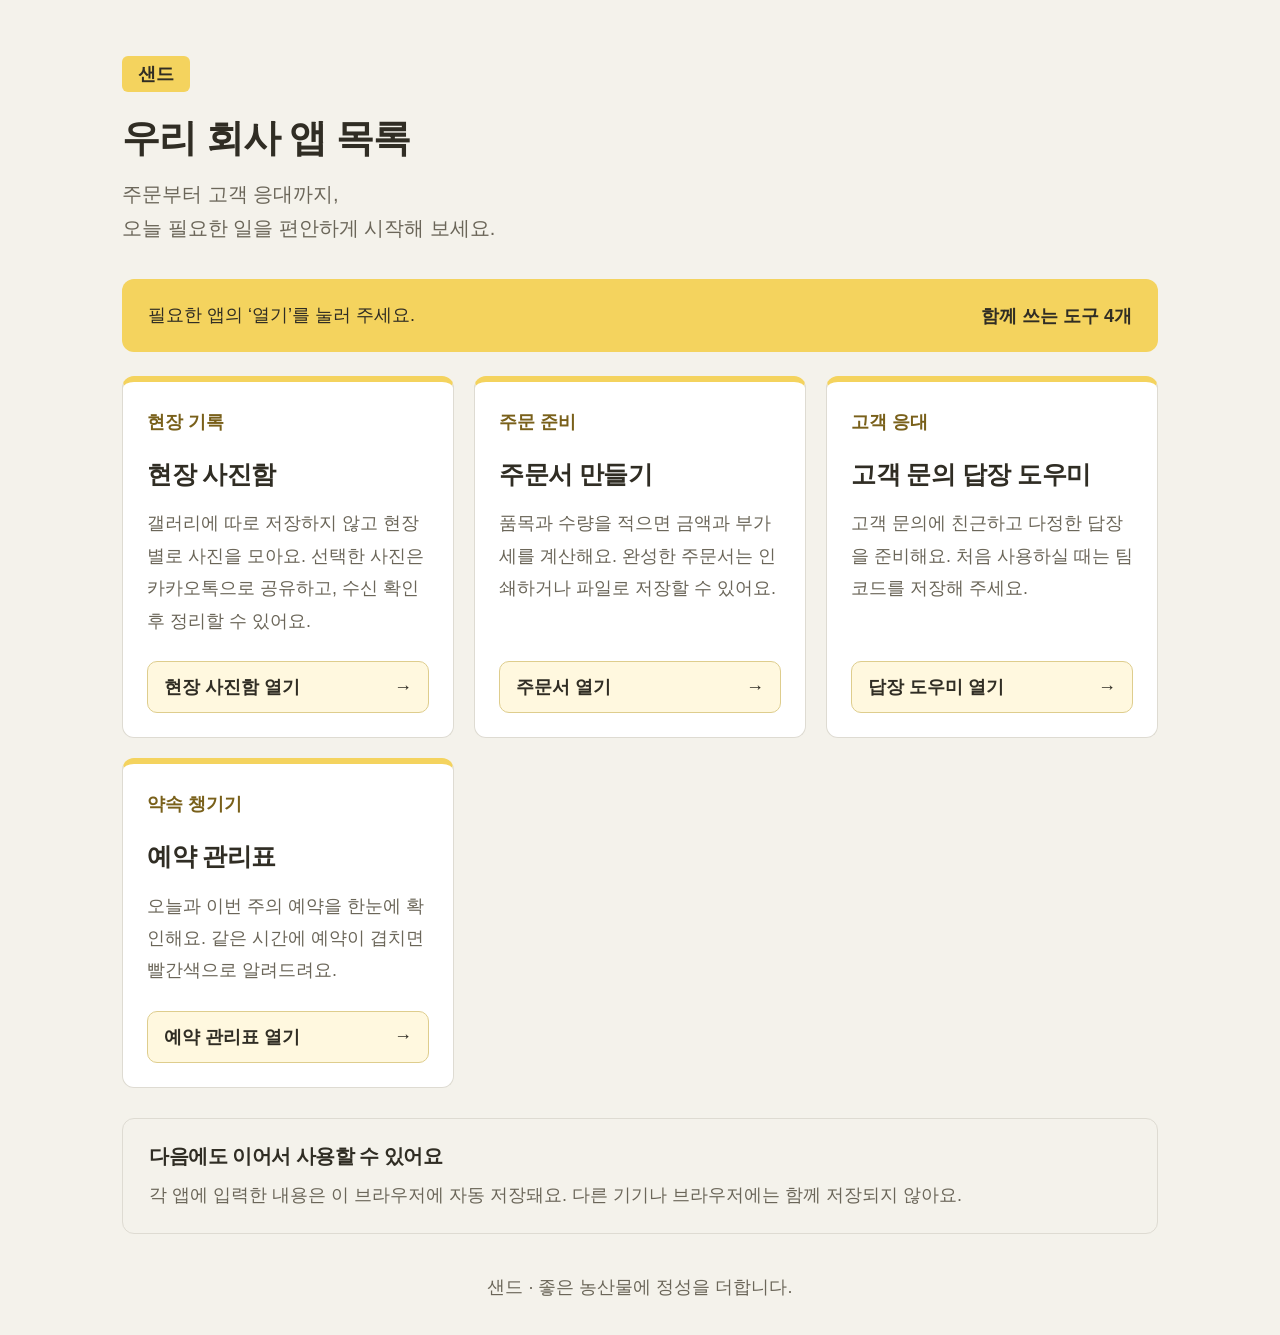
<file: index.html>
<!doctype html>
<html lang="ko">
<head>
  <meta charset="utf-8">
  <meta name="viewport" content="width=device-width, initial-scale=1">
  <meta name="theme-color" content="#f4d35e">
  <title>앱 목록 · 샌드</title>
  <style>
    /* 다른 앱들과 같은 글꼴, 노란색, 둥근 버튼을 사용해요. */
    :root { font-family:"맑은 고딕","Malgun Gothic",sans-serif; font-size:18px; color:#302d24; background:#f4f2eb; }
    * { box-sizing:border-box; }
    body { margin:0; }
    main { max-width:1100px; margin:auto; padding:56px 32px 32px; }
    .brand { display:inline-block; background:#f4d35e; border-radius:6px; padding:6px 16px; font-weight:800; }
    header { margin-bottom:34px; }
    h1 { font-size:38px; letter-spacing:-1px; line-height:1.4; margin:20px 0 12px; }
    header p { font-size:20px; color:#6b6659; line-height:1.7; margin:0; }
    .intro { display:flex; justify-content:space-between; align-items:center; gap:16px; background:#f4d35e; padding:22px 26px; border-radius:12px; margin-bottom:24px; }
    .intro p { margin:0; line-height:1.6; }
    .intro span { white-space:nowrap; font-weight:700; }
    .apps { display:grid; grid-template-columns:repeat(3,minmax(0,1fr)); gap:20px; }
    .app { display:flex; flex-direction:column; padding:28px 24px 24px; border:1px solid #dedbd2; border-top:6px solid #f4d35e; border-radius:12px; background:white; }
    .category { color:#79601a; font-weight:700; margin:0 0 22px; font-size:18px; }
    h2 { font-size:25px; letter-spacing:-.5px; line-height:1.5; margin:0 0 14px; }
    .description { color:#6b6659; font-size:18px; line-height:1.8; margin:0 0 24px; }
    .open { display:flex; align-items:center; justify-content:space-between; gap:12px; width:100%; min-height:52px; padding:12px 16px; margin-top:auto; color:#302d24; background:#fff8df; border:1px solid #decd8d; border-radius:10px; text-decoration:none; font-size:18px; font-weight:700; }
    .open:hover { background:#f4d35e; border-color:#a88827; }
    .open:focus-visible { outline:3px solid #876300; outline-offset:4px; }
    .guide { margin-top:30px; padding:22px 26px; border:1px solid #dedbd2; border-radius:12px; line-height:1.8; }
    .guide h2 { font-size:20px; margin-bottom:8px; }
    .guide p { color:#6b6659; margin:0; font-size:18px; }
    footer { color:#6b6659; text-align:center; font-size:18px; line-height:1.7; margin-top:38px; }
    /* 휴대폰에서는 앱을 한 줄에 하나씩 배치해요. */
    @media(max-width:800px) { .apps { grid-template-columns:1fr; } .app { padding:24px; } .category { margin-bottom:12px; } }
    @media(max-width:480px) { main { padding:28px 16px; } h1 { font-size:30px; } header p { font-size:18px; } .intro { align-items:flex-start; flex-direction:column; padding:20px; } .guide { padding:20px; } }
  </style>
</head>
<body>
  <main>
    <header><span class="brand">샌드</span><h1>우리 회사 앱 목록</h1><p>주문부터 고객 응대까지,<br>오늘 필요한 일을 편안하게 시작해 보세요.</p></header>
    <section class="intro" aria-label="앱 안내"><p>필요한 앱의 ‘열기’를 눌러 주세요.</p><span>함께 쓰는 도구 4개</span></section>
    <nav class="apps" aria-label="업무 앱 목록">
      <article class="app"><p class="category">현장 기록</p><h2>현장 사진함</h2><p class="description">갤러리에 따로 저장하지 않고 현장별로 사진을 모아요. 선택한 사진은 카카오톡으로 공유하고, 수신 확인 후 정리할 수 있어요.</p><a class="open" href="field-photo/" aria-label="현장 사진함 열기">현장 사진함 열기 <span aria-hidden="true">→</span></a></article>
      <article class="app"><p class="category">주문 준비</p><h2>주문서 만들기</h2><p class="description">품목과 수량을 적으면 금액과 부가세를 계산해요. 완성한 주문서는 인쇄하거나 파일로 저장할 수 있어요.</p><a class="open" href="quote/" aria-label="주문서 만들기 열기">주문서 열기 <span aria-hidden="true">→</span></a></article>
      <article class="app"><p class="category">고객 응대</p><h2>고객 문의 답장 도우미</h2><p class="description">고객 문의에 친근하고 다정한 답장을 준비해요. 처음 사용하실 때는 팀 코드를 저장해 주세요.</p><a class="open" href="reply/" aria-label="고객 문의 답장 도우미 열기">답장 도우미 열기 <span aria-hidden="true">→</span></a></article>
      <article class="app"><p class="category">약속 챙기기</p><h2>예약 관리표</h2><p class="description">오늘과 이번 주의 예약을 한눈에 확인해요. 같은 시간에 예약이 겹치면 빨간색으로 알려드려요.</p><a class="open" href="booking/" aria-label="예약 관리표 열기">예약 관리표 열기 <span aria-hidden="true">→</span></a></article>
    </nav>
    <aside class="guide"><h2>다음에도 이어서 사용할 수 있어요</h2><p>각 앱에 입력한 내용은 이 브라우저에 자동 저장돼요. 다른 기기나 브라우저에는 함께 저장되지 않아요.</p></aside>
    <footer>샌드 · 좋은 농산물에 정성을 더합니다.</footer>
  </main>
</body>
</html>
</file>
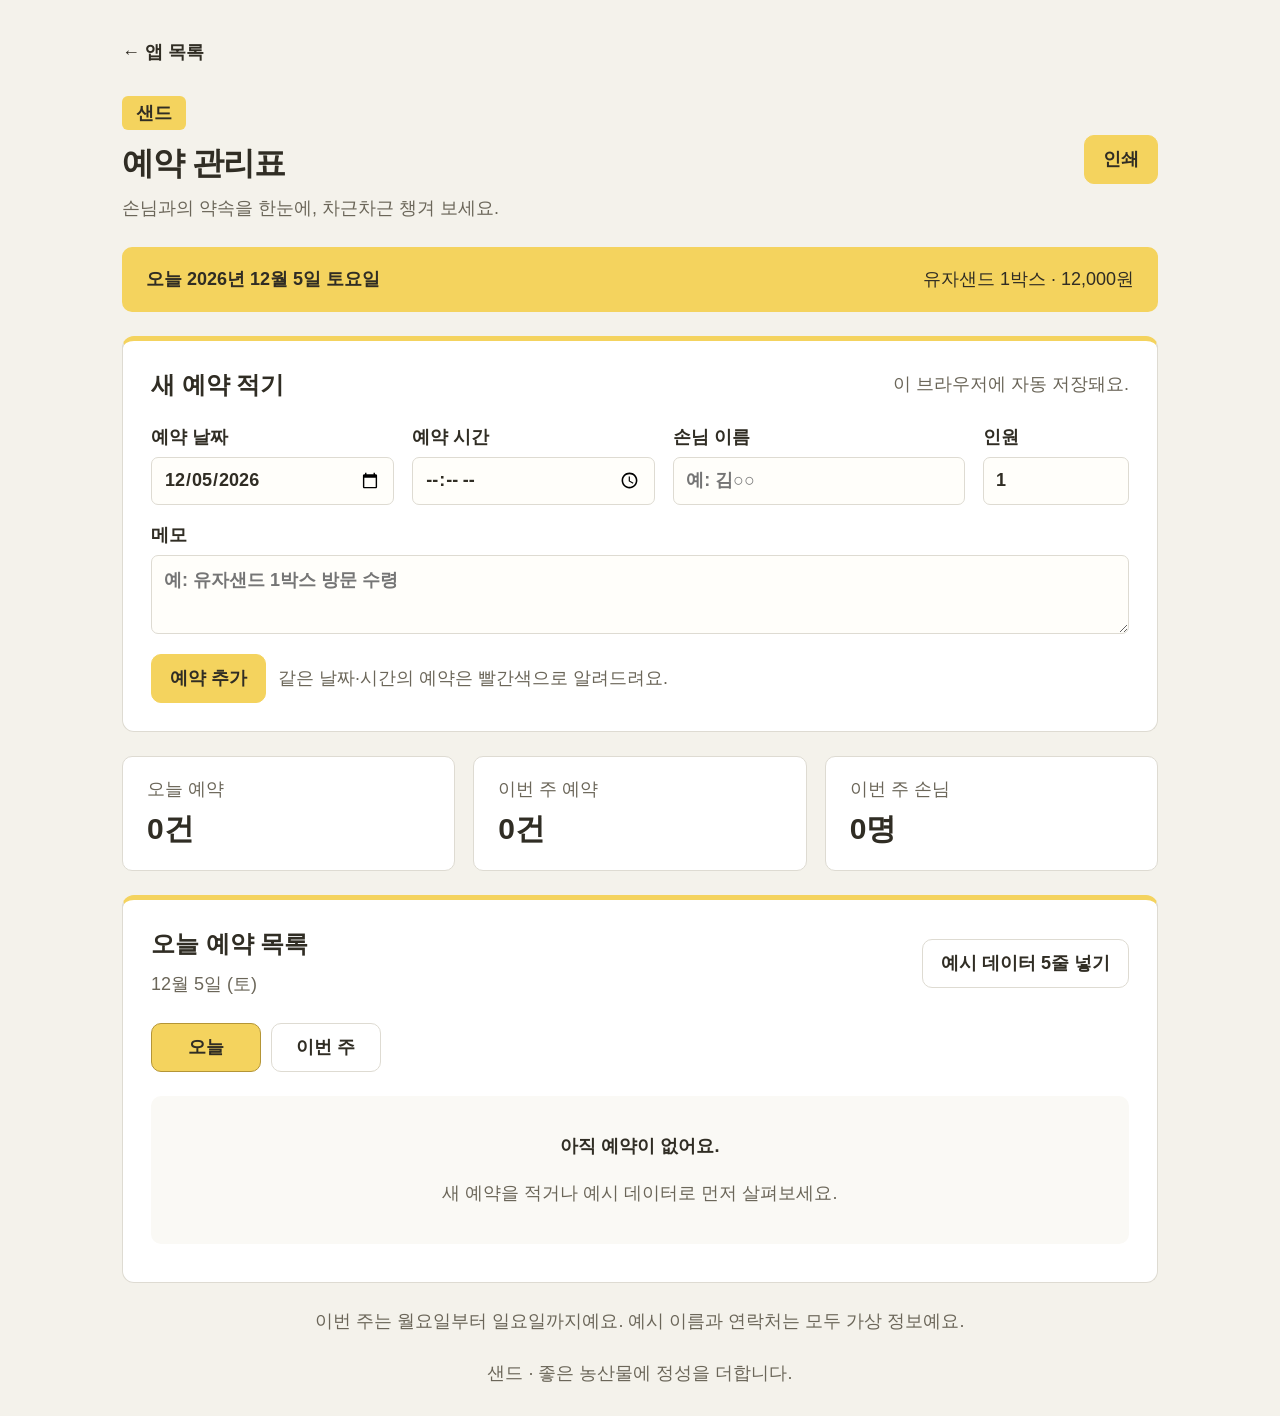
<file: booking/index.html>
<!doctype html>
<html lang="ko">
<head>
  <meta charset="utf-8">
  <meta name="viewport" content="width=device-width, initial-scale=1">
  <meta name="theme-color" content="#f4d35e">
  <title>예약 관리표 · 샌드</title>
  <link rel="stylesheet" href="style.css">
  <script src="app.js" defer></script>
</head>
<body>
  <main class="workspace">
    <a class="back-link screen-only" href="../">← 앱 목록</a>
    <header class="toolbar">
      <div><span class="brand">샌드</span><h1>예약 관리표</h1><p>손님과의 약속을 한눈에, 차근차근 챙겨 보세요.</p></div>
      <button type="button" id="print" class="primary screen-only">인쇄</button>
    </header>
    <div class="today-bar"><strong id="today-label"></strong><span>유자샌드 1박스 · 12,000원</span></div>

    <section class="card entry-card screen-only" aria-labelledby="entry-title">
      <div class="section-heading"><h2 id="entry-title">새 예약 적기</h2><span id="save-status" class="help" role="status">이 브라우저에 자동 저장돼요.</span></div>
      <form id="booking-form">
        <div class="form-grid">
          <label for="date">예약 날짜<input type="date" id="date" required></label>
          <label for="time">예약 시간<input type="time" id="time" required step="60"></label>
          <label for="guest">손님 이름<input type="text" id="guest" required maxlength="24" placeholder="예: 김○○" autocomplete="off"></label>
          <label for="people">인원<input type="number" id="people" required min="1" max="999" step="1" value="1" inputmode="numeric"></label>
          <label for="memo" class="memo-label">메모<textarea id="memo" rows="2" maxlength="200" placeholder="예: 유자샌드 1박스 방문 수령"></textarea></label>
        </div>
        <p id="draft-warning" class="warning" role="alert" hidden></p>
        <div class="form-actions"><button type="submit" id="save-booking" class="primary">예약 추가</button><button type="button" id="cancel-edit" hidden>수정 취소</button><p class="help">같은 날짜·시간의 예약은 빨간색으로 알려드려요.</p></div>
      </form>
    </section>

    <section class="summary" aria-label="예약 요약">
      <div><span>오늘 예약</span><strong id="today-count">0건</strong></div>
      <div><span>이번 주 예약</span><strong id="week-count">0건</strong></div>
      <div><span>이번 주 손님</span><strong id="people-count">0명</strong></div>
    </section>

    <section class="card list-card" aria-labelledby="list-title">
      <div class="section-heading"><div><h2 id="list-title">오늘 예약 목록</h2><p id="date-range" class="help"></p></div><button type="button" id="examples" class="screen-only">예시 데이터 5줄 넣기</button></div>
      <div class="filters screen-only" role="group" aria-label="예약 조회 기간"><button type="button" data-filter="today" aria-pressed="true">오늘</button><button type="button" data-filter="week" aria-pressed="false">이번 주</button></div>
      <p id="conflict-summary" class="warning" role="status" hidden></p>
      <div id="empty" class="empty"><strong>아직 예약이 없어요.</strong><p>새 예약을 적거나 예시 데이터로 먼저 살펴보세요.</p></div>
      <table id="booking-table" hidden>
        <caption class="sr-only">선택한 기간의 예약 목록</caption>
        <thead><tr><th scope="col">날짜 · 시간</th><th scope="col">손님</th><th scope="col">인원</th><th scope="col">메모</th><th scope="col" class="screen-only">관리</th></tr></thead>
        <tbody id="booking-list"></tbody>
      </table>
      <p id="feedback" class="help screen-only" role="status"></p>
      <button type="button" id="undo-delete" class="screen-only" hidden>방금 삭제한 예약 되돌리기</button>
    </section>
    <p class="bottom-help screen-only">이번 주는 월요일부터 일요일까지예요. 예시 이름과 연락처는 모두 가상 정보예요.</p>
    <footer>샌드 · 좋은 농산물에 정성을 더합니다.</footer>
  </main>
</body>
</html>
</file>
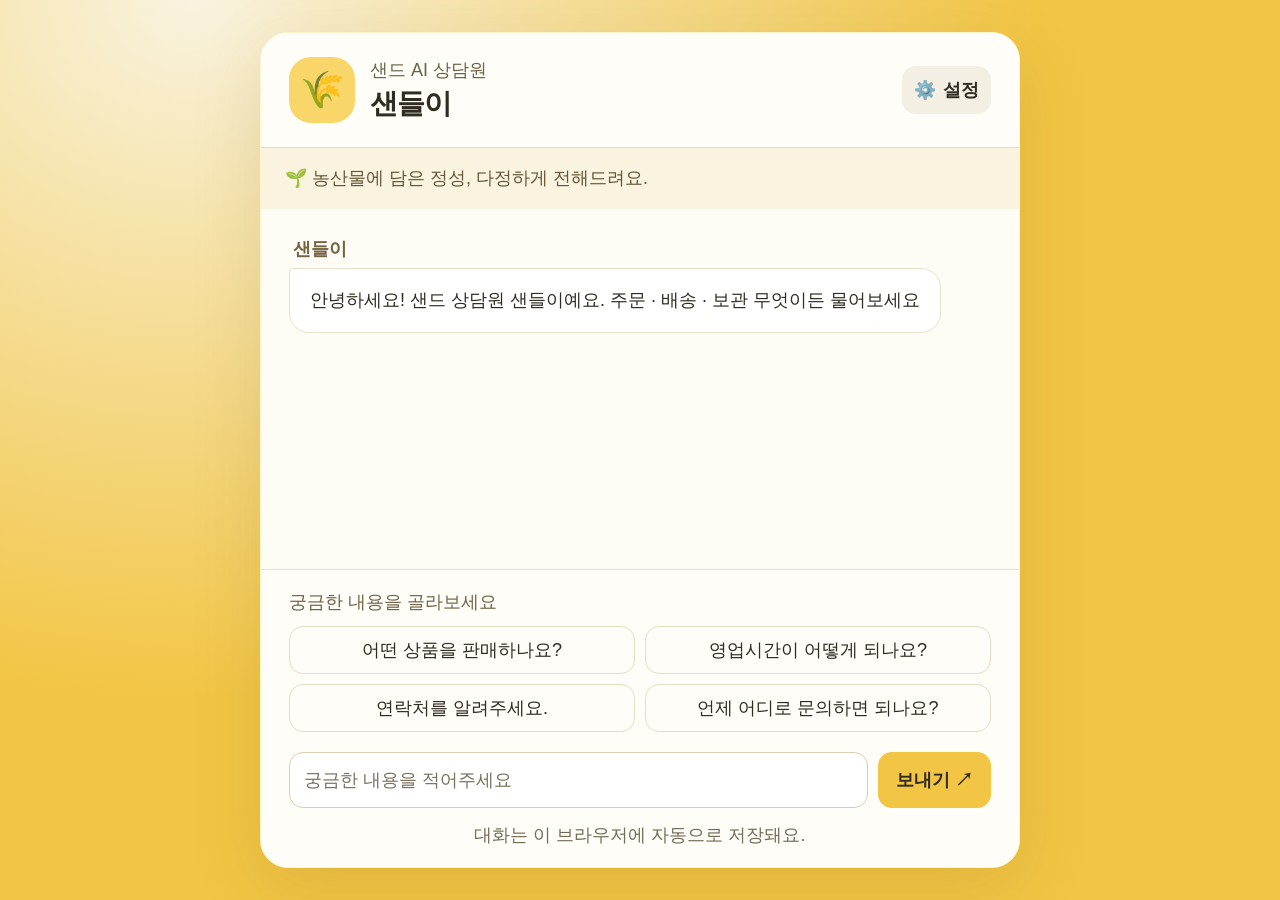
<file: bot/index.html>
<!doctype html>
<html lang="ko">
<head>
  <meta charset="utf-8">
  <meta name="viewport" content="width=device-width, initial-scale=1">
  <meta name="theme-color" content="#f2c544">
  <title>샌드 AI 상담원 샌들이</title>
  <link rel="stylesheet" href="style.css">
  <script src="app.js" defer></script>
</head>
<body>
  <main class="chat-app" aria-label="샌드 고객 상담">
    <header class="header">
      <span id="profile-avatar" class="avatar" aria-hidden="true">🌾</span>
      <div class="identity"><p class="eyebrow">샌드 AI 상담원</p><h1>샌들이</h1></div>
      <button id="settings-open" class="icon-button" type="button" aria-label="설정 열기">⚙️<span>설정</span></button>
    </header>
    <div class="intro"><span aria-hidden="true">🌱</span> 농산물에 담은 정성, 다정하게 전해드려요.</div>
    <section id="messages" class="messages" role="log" aria-label="대화 내용" aria-live="polite" aria-relevant="additions"></section>
    <div id="typing" class="typing" role="status" aria-label="입력 중…" hidden><span aria-hidden="true">입력 중<span class="typing-dots"><span class="typing-dot">.</span><span class="typing-dot">.</span><span class="typing-dot">.</span></span></span></div>
    <div class="bottom">
      <p class="quick-label">궁금한 내용을 골라보세요</p>
      <div class="quick-questions" aria-label="빠른 질문">
        <button type="button" data-question="어떤 상품을 판매하나요?">어떤 상품을 판매하나요?</button>
        <button type="button" data-question="영업시간이 어떻게 되나요?">영업시간이 어떻게 되나요?</button>
        <button type="button" data-question="연락처를 알려주세요.">연락처를 알려주세요.</button>
        <button type="button" data-question="언제 어디로 문의하면 되나요?">언제 어디로 문의하면 되나요?</button>
      </div>
      <form id="chat-form" class="composer">
        <label class="visually-hidden" for="message-input">상담 메시지</label>
        <input id="message-input" type="text" placeholder="궁금한 내용을 적어주세요" autocomplete="off" maxlength="4000" enterkeyhint="send">
        <button id="send-button" class="primary" type="submit">보내기 <span aria-hidden="true">↗</span></button>
      </form>
      <p id="storage-notice" class="footnote">대화는 이 브라우저에 자동으로 저장돼요.</p>
    </div>
  </main>
  <dialog id="settings-dialog" aria-labelledby="settings-title">
    <form id="settings-form">
      <div class="dialog-heading"><h2 id="settings-title">상담 연결 설정</h2><button id="settings-close" type="button" class="icon-button" aria-label="설정 닫기">✕</button></div>
      <p>팀 코드를 입력하면 샌들이와 대화할 수 있어요.</p>
      <label for="team-input">팀 코드</label>
      <input id="team-input" type="password" placeholder="팀 코드를 입력해주세요" autocomplete="off" spellcheck="false" required>
      <p class="help">팀 코드는 이 브라우저에만 저장돼요. 공용 컴퓨터에서는 사용 후 지워주세요.</p>
      <p id="connection-status" role="status" aria-live="polite">팀 코드를 연결해주세요.</p>
      <button id="team-save" type="submit" class="primary full">확인하고 저장</button>
      <button id="team-remove" type="button" class="secondary full">저장한 팀 코드 지우기</button>
    </form>
    <section class="review-settings" aria-labelledby="review-title">
      <h2 id="review-title">답변 검토</h2>
      <button id="review-toggle" class="review-toggle" type="button" role="switch" aria-checked="true" aria-label="검토 AI 켜기" aria-describedby="review-status">
        <span>검토 AI 켜기</span><span class="switch-track" aria-hidden="true"><span class="switch-thumb"></span></span><span id="review-state" aria-hidden="true">켬</span>
      </button>
      <p id="review-status" class="help">답변을 보여주기 전에 한 번 더 확인해요.</p>
    </section>
    <section class="face-settings" aria-labelledby="face-title">
      <h2 id="face-title">샌들이 얼굴 만들기</h2>
      <label for="character-prompt">캐릭터 설명</label>
      <textarea id="character-prompt" rows="4" maxlength="2000">현미누룽지 사이에 부드러운 노란 유자크림이 들어가 있음, 깔끔한 아이콘, 흰 배경, 글자 없음</textarea>
      <p class="help">오리지널 캐릭터로 만들어요. 실제 인물·유명 캐릭터·다른 회사 로고는 그리지 않아요.</p>
      <button id="face-create" type="button" class="primary full">얼굴 만들기</button>
      <p id="face-status" role="status" aria-live="polite"></p>
    </section>
  </dialog>
</body>
</html>
</file>
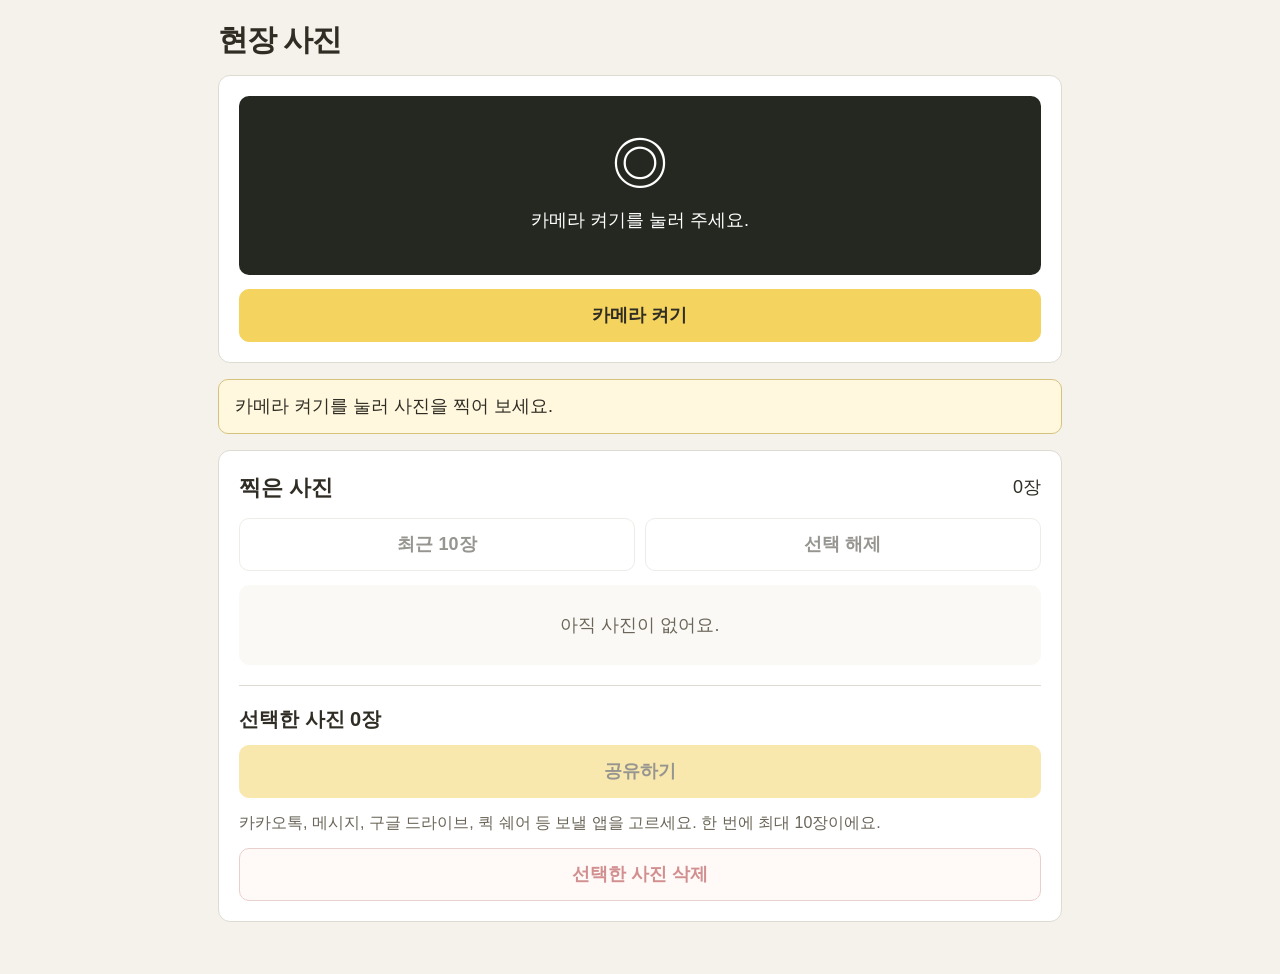
<file: field-photo/index.html>
<!doctype html>
<html lang="ko">
<head>
  <meta charset="utf-8">
  <meta name="viewport" content="width=device-width, initial-scale=1">
  <meta name="theme-color" content="#f4d35e">
  <title>현장 사진</title>
  <link rel="manifest" href="manifest.webmanifest">
  <link rel="icon" href="icons/icon-192.png">
  <link rel="apple-touch-icon" href="icons/icon-192.png">
  <meta name="mobile-web-app-capable" content="yes">
  <meta name="apple-mobile-web-app-title" content="현장 사진">
  <link rel="stylesheet" href="style.css">
  <script src="app.js" defer></script>
</head>
<body>
  <main>
    <header><h1>현장 사진</h1><button type="button" id="install-app" class="primary small" hidden>앱 설치</button></header>

    <section class="card" aria-label="사진 찍기">
      <div class="viewfinder"><video id="camera" autoplay playsinline muted hidden></video><div id="camera-placeholder"><span class="camera-symbol" aria-hidden="true">◎</span><p>카메라 켜기를 눌러 주세요.</p></div></div>
      <div class="camera-actions"><button type="button" id="start-camera" class="primary" disabled>카메라 켜기</button><button type="button" id="capture" class="primary big" hidden disabled>사진 찍기</button><button type="button" id="stop-camera" hidden>카메라 끄기</button></div>
    </section>

    <p id="notice" class="notice" role="status">사진을 불러오고 있어요…</p>

    <section class="card" aria-labelledby="album-title">
      <div class="heading"><h2 id="album-title">찍은 사진</h2><span id="album-count">0장</span></div>
      <div class="album-tools"><button type="button" id="select-batch" disabled>최근 10장</button><button type="button" id="clear-selection" disabled>선택 해제</button></div>
      <p id="empty" class="empty">아직 사진이 없어요.</p>
      <div id="photos" class="photos"></div>
      <div class="share-panel">
        <strong id="selection-count">선택한 사진 0장</strong>
        <button type="button" id="share" class="primary" disabled>공유하기</button>
        <p class="help">카카오톡, 메시지, 구글 드라이브, 퀵 쉐어 등 보낼 앱을 고르세요. 한 번에 최대 10장이에요.</p>
        <button type="button" id="delete-selected" class="danger" disabled>선택한 사진 삭제</button>
      </div>
    </section>
    <p id="storage-info" class="foot"></p>
  </main>
  <dialog id="photo-dialog"><div class="dialog-top"><p id="large-caption"></p><button type="button" id="close-photo">닫기</button></div><img id="large-photo" alt="크게 본 사진"></dialog>
  <dialog id="delete-dialog"><h2>사진을 지울까요?</h2><p id="delete-description"></p><p>지운 사진은 되돌릴 수 없어요. 이미 보낸 사진에는 영향이 없어요.</p><div class="dialog-actions"><button type="button" id="cancel-delete">취소</button><button type="button" id="confirm-delete" class="danger">삭제</button></div></dialog>
</body>
</html>
</file>
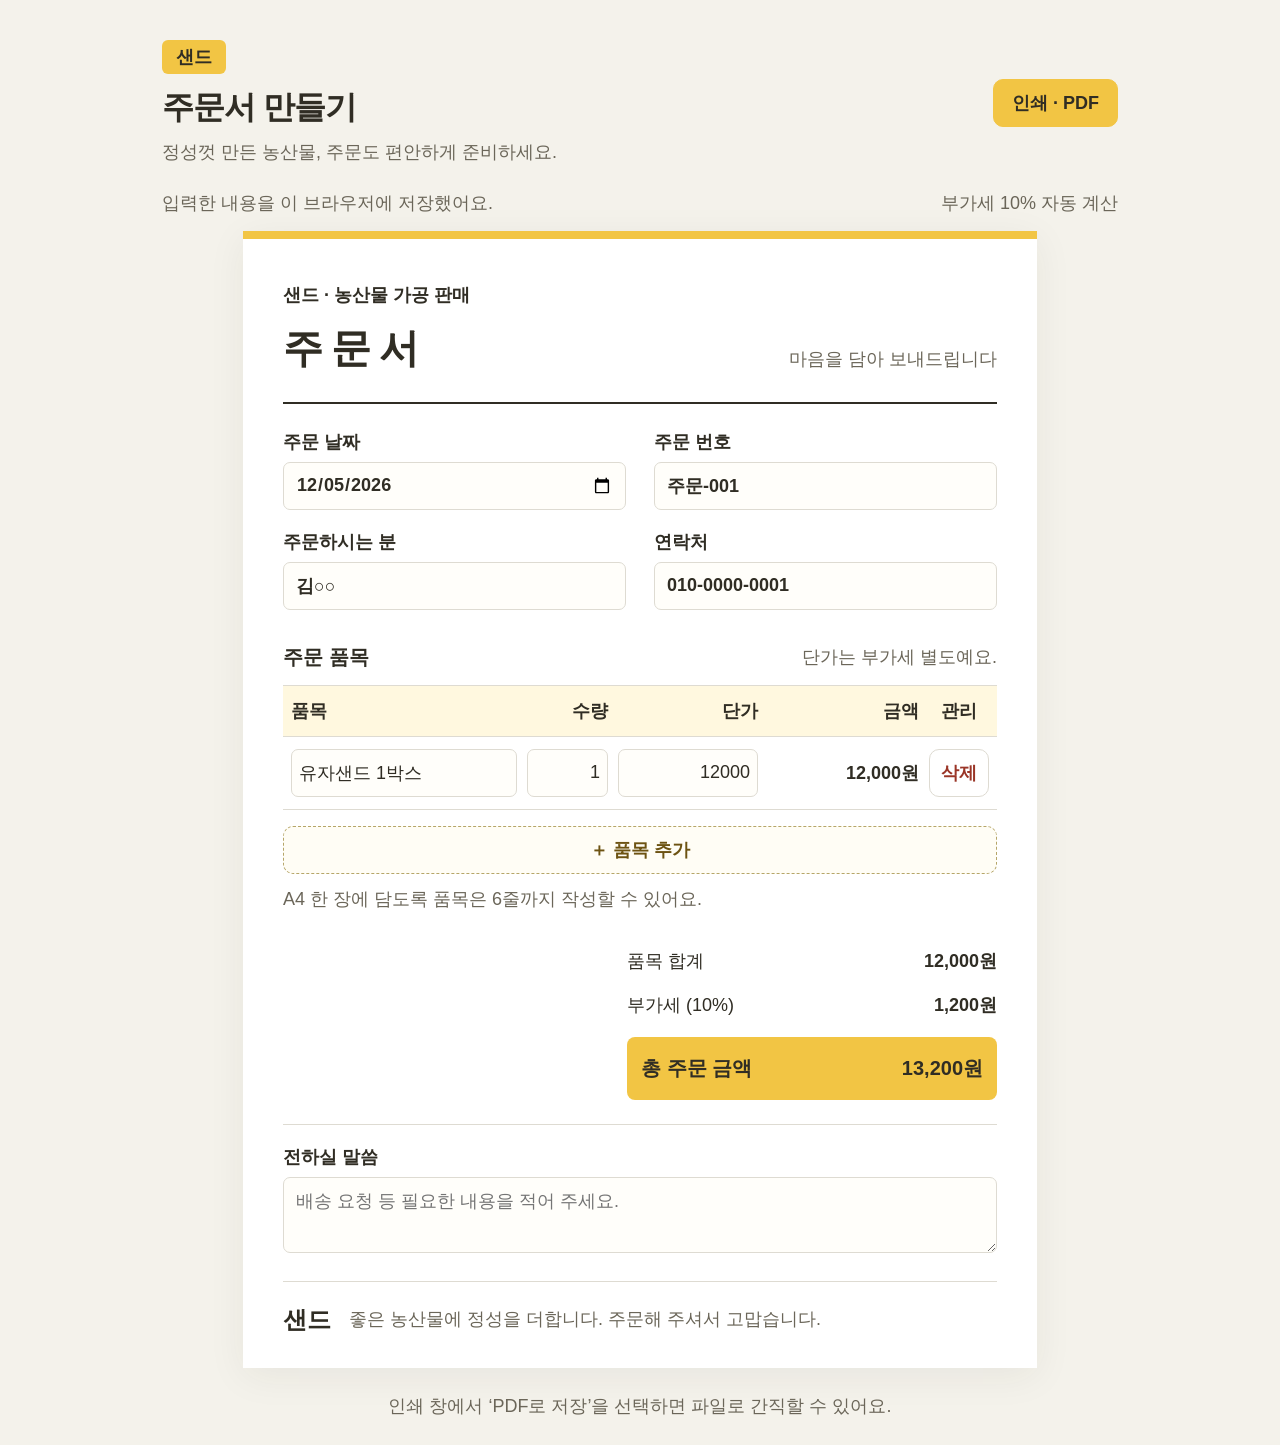
<file: quote/index.html>
<!doctype html>
<html lang="ko">
<head>
  <meta charset="utf-8">
  <meta name="viewport" content="width=device-width, initial-scale=1">
  <meta name="theme-color" content="#f2c544">
  <title>주문서 만들기 · 샌드</title>
  <link rel="stylesheet" href="style.css">
  <script src="app.js" defer></script>
</head>
<body>
  <main class="workspace">
    <header class="toolbar screen-only">
      <div><span class="brand">샌드</span><h1>주문서 만들기</h1><p>정성껏 만든 농산물, 주문도 편안하게 준비하세요.</p></div>
      <button type="button" id="print" class="primary">인쇄 · PDF</button>
    </header>
    <div class="status-bar screen-only"><span id="save-status" role="status">입력한 내용은 이 브라우저에 자동 저장돼요.</span><span>부가세 10% 자동 계산</span></div>
    <article class="paper" aria-label="주문서">
      <header class="document-header"><div><p class="eyebrow">샌드 · 농산물 가공 판매</p><h2>주문서</h2></div><p class="document-tag">마음을 담아 보내드립니다</p></header>
      <section class="details" aria-label="주문 기본 정보">
        <label>주문 날짜<input id="order-date" type="date"><span class="print-value" data-for="order-date"></span></label>
        <label>주문 번호<input id="order-number" maxlength="28" placeholder="예: 주문-001"><span class="print-value" data-for="order-number"></span></label>
        <label>주문하시는 분<input id="customer" maxlength="24" autocomplete="off"><span class="print-value" data-for="customer"></span></label>
        <label>연락처<input id="phone" type="tel" maxlength="24" autocomplete="off"><span class="print-value" data-for="phone"></span></label>
      </section>
      <section class="items-section" aria-labelledby="items-title">
        <div class="section-title"><h3 id="items-title">주문 품목</h3><span class="screen-only">단가는 부가세 별도예요.</span></div>
        <div class="table-head" aria-hidden="true"><span>품목</span><span>수량</span><span>단가</span><span>금액</span><span class="screen-only">관리</span></div>
        <div id="items"></div>
        <button type="button" id="add-item" class="add-button screen-only">＋ 품목 추가</button>
        <p id="item-help" class="screen-only">A4 한 장에 담도록 품목은 6줄까지 작성할 수 있어요.</p>
        <p id="notice" class="screen-only" role="status"></p>
      </section>
      <section class="totals" aria-label="주문 금액 합계">
        <div><span>품목 합계</span><strong id="subtotal">0원</strong></div>
        <div><span>부가세 (10%)</span><strong id="tax">0원</strong></div>
        <div class="grand-total"><span>총 주문 금액</span><strong id="total">0원</strong></div>
      </section>
      <section class="memo-section"><label for="memo">전하실 말씀</label><textarea id="memo" rows="2" maxlength="100" placeholder="배송 요청 등 필요한 내용을 적어 주세요."></textarea><p class="print-value" data-for="memo"></p></section>
      <footer class="document-footer"><strong>샌드</strong><span>좋은 농산물에 정성을 더합니다. 주문해 주셔서 고맙습니다.</span></footer>
    </article>
    <p class="bottom-help screen-only">인쇄 창에서 ‘PDF로 저장’을 선택하면 파일로 간직할 수 있어요.</p>
  </main>
</body>
</html>
</file>
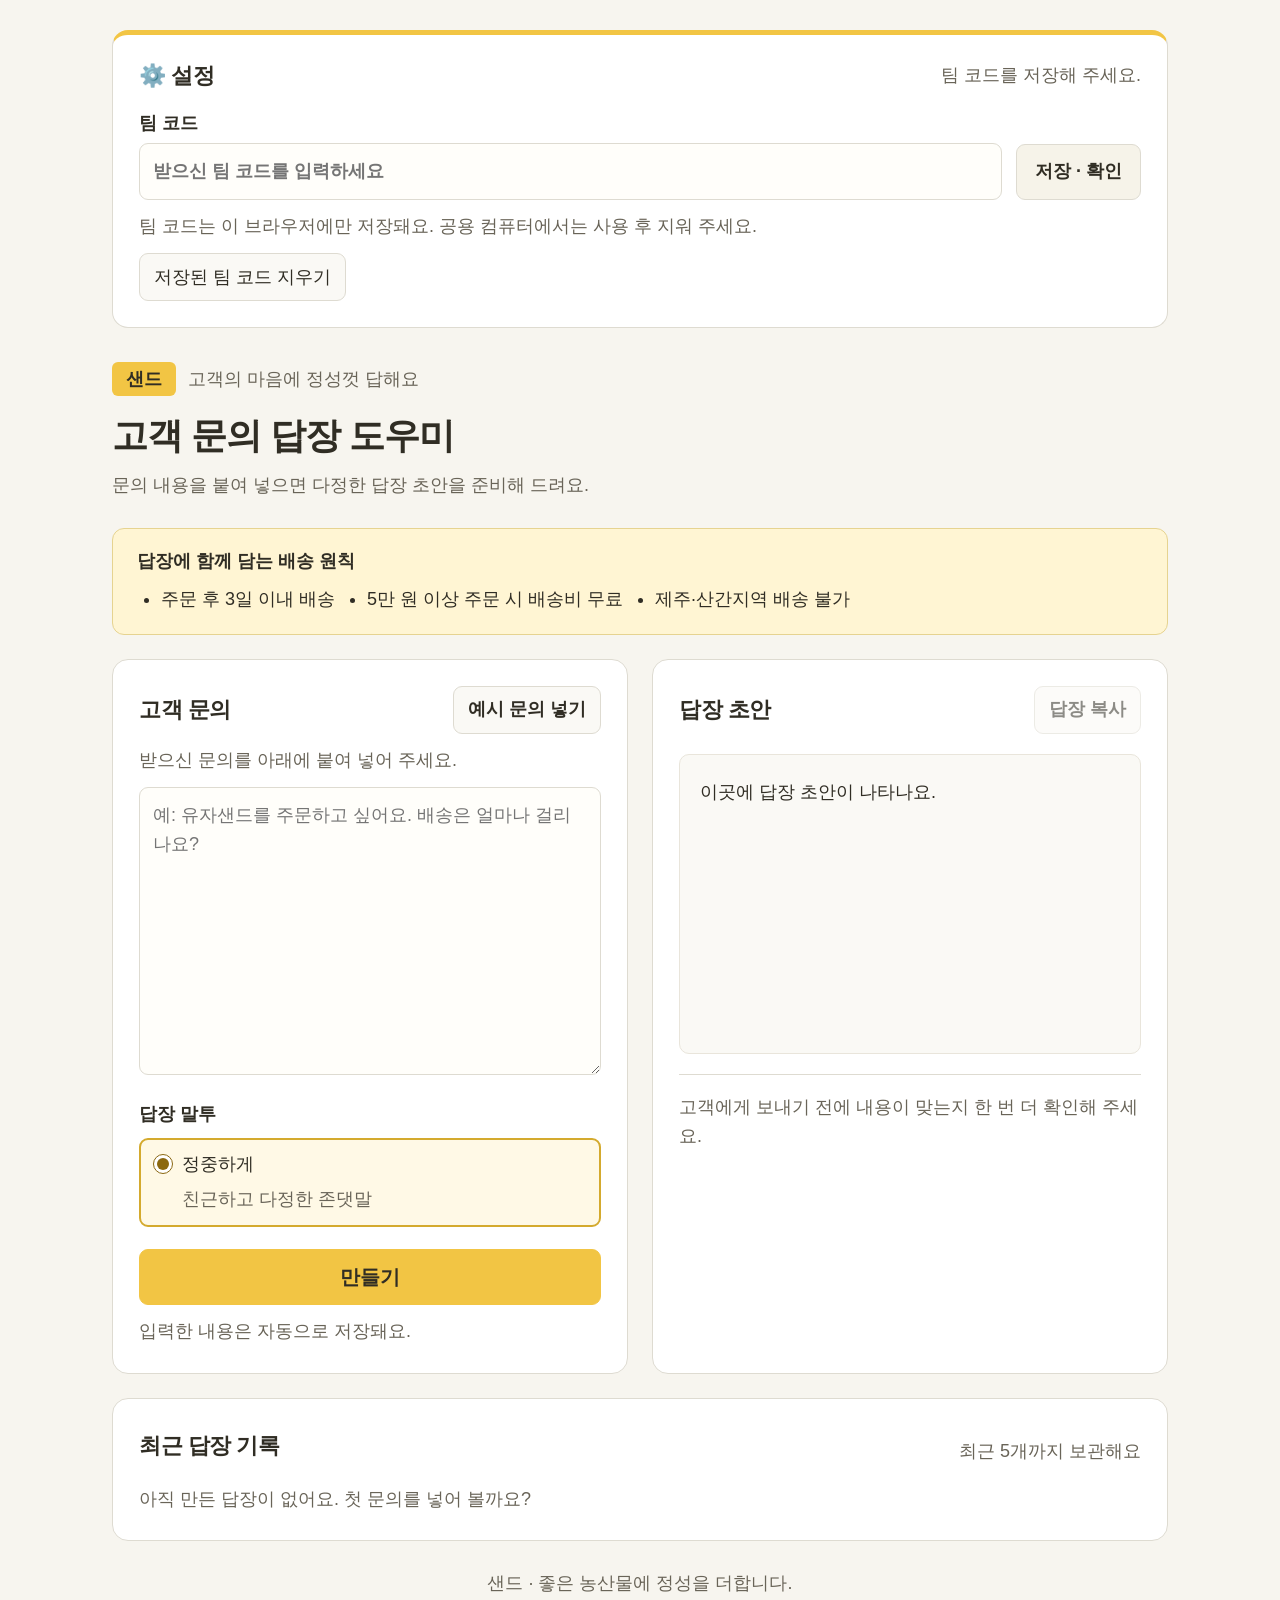
<file: reply/index.html>
<!doctype html>
<html lang="ko">
<head>
  <meta charset="utf-8">
  <meta name="viewport" content="width=device-width, initial-scale=1">
  <meta name="theme-color" content="#f2c544">
  <title>고객 문의 답장 도우미 · 샌드</title>
  <link rel="stylesheet" href="style.css">
  <script src="app.js" defer></script>
</head>
<body>
  <main class="workspace">
    <section class="settings card" aria-labelledby="settings-title">
      <div class="section-heading"><h2 id="settings-title">⚙️ 설정</h2><span id="connection" role="status">팀 코드를 저장해 주세요.</span></div>
      <form id="settings-form" class="settings-form">
        <label for="team-code">팀 코드<input id="team-code" type="password" autocomplete="off" spellcheck="false" placeholder="받으신 팀 코드를 입력하세요" maxlength="200"></label>
        <button type="submit" id="save-team">저장 · 확인</button>
      </form>
      <p class="help">팀 코드는 이 브라우저에만 저장돼요. 공용 컴퓨터에서는 사용 후 지워 주세요.</p>
      <button type="button" id="forget-team" class="quiet">저장된 팀 코드 지우기</button>
    </section>

    <header class="page-heading"><span class="brand">샌드</span><p class="eyebrow">고객의 마음에 정성껏 답해요</p><h1>고객 문의<br class="mobile-break"> 답장 도우미</h1><p>문의 내용을 붙여 넣으면 다정한 답장 초안을 준비해 드려요.</p></header>

    <section class="principles" aria-label="샌드의 배송 원칙"><strong>답장에 함께 담는 배송 원칙</strong><ul><li>주문 후 3일 이내 배송</li><li>5만 원 이상 주문 시 배송비 무료</li><li>제주·산간지역 배송 불가</li></ul></section>

    <div class="writing-grid">
      <section class="card composer" aria-labelledby="inquiry-title">
        <div class="section-heading"><h2 id="inquiry-title">고객 문의</h2><button type="button" id="example" class="quiet">예시 문의 넣기</button></div>
        <label class="help" for="inquiry">받으신 문의를 아래에 붙여 넣어 주세요.</label>
        <textarea id="inquiry" rows="9" maxlength="12000" placeholder="예: 유자샌드를 주문하고 싶어요. 배송은 얼마나 걸리나요?"></textarea>
        <fieldset><legend>답장 말투</legend><label class="tone"><input type="radio" name="tone" value="정중하게" checked>정중하게 <span>친근하고 다정한 존댓말</span></label></fieldset>
        <button type="button" id="generate" class="primary">만들기</button>
        <p id="progress" class="help" role="status">입력한 내용은 자동으로 저장돼요.</p>
      </section>

      <section class="card result-card" aria-labelledby="result-title" aria-busy="false">
        <div class="section-heading"><h2 id="result-title">답장 초안</h2><button type="button" id="copy" class="quiet" disabled>답장 복사</button></div>
        <p id="request-error" class="error" role="alert" hidden></p>
        <div id="result" class="reply-text" tabindex="0">이곳에 답장 초안이 나타나요.</div>
        <p id="result-meta" class="help"></p>
        <p class="review-note">고객에게 보내기 전에 내용이 맞는지 한 번 더 확인해 주세요.</p>
      </section>
    </div>

    <section class="card history-section" aria-labelledby="history-title"><div class="section-heading"><h2 id="history-title">최근 답장 기록</h2><span class="help">최근 5개까지 보관해요</span></div><div id="history"></div></section>
    <footer>샌드 · 좋은 농산물에 정성을 더합니다.</footer>
  </main>
</body>
</html>
</file>
<file: booking/style.css>
/* 견적서와 같은 글꼴과 버튼 모양에 샌드의 노란색을 더했어요. */
:root { --yellow:#f4d35e; --ink:#302d24; --muted:#6b6659; --line:#dedbd2; --soft:#fff8df; font-family:"맑은 고딕","Malgun Gothic",sans-serif; font-size:18px; color:var(--ink); background:#f4f2eb; }
* { box-sizing:border-box; }
body { margin:0; }
button,input,textarea { font:inherit; color:inherit; }
button,.back-link { min-height:48px; border-radius:10px; padding:10px 18px; font-weight:700; line-height:1.5; }
button { cursor:pointer; border:1px solid var(--line); background:white; }
button:hover { background:var(--soft); border-color:#ad8a23; }
button:focus-visible,a:focus-visible,input:focus-visible,textarea:focus-visible { outline:3px solid #876300; outline-offset:3px; }
[hidden] { display:none !important; }
.workspace { max-width:1100px; padding:28px 32px; margin:auto; }
.back-link { display:inline-flex; align-items:center; color:var(--ink); text-decoration:none; padding-left:0; margin-bottom:20px; }
.toolbar { display:flex; justify-content:space-between; align-items:center; gap:24px; margin-bottom:24px; }
.brand { background:var(--yellow); padding:5px 14px; border-radius:6px; font-weight:800; display:inline-block; }
h1 { font-size:32px; margin:12px 0 8px; letter-spacing:-1px; }
.toolbar p { margin:0; color:var(--muted); line-height:1.6; }
.primary { background:var(--yellow); border-color:var(--yellow); }
.today-bar { display:flex; flex-wrap:wrap; justify-content:space-between; gap:12px; background:var(--yellow); padding:18px 24px; border-radius:10px; margin-bottom:24px; line-height:1.6; }
.card { background:white; padding:28px; border:1px solid var(--line); border-top:5px solid var(--yellow); border-radius:12px; }
.section-heading { display:flex; flex-wrap:wrap; justify-content:space-between; align-items:center; gap:12px; }
h2 { font-size:24px; margin:0; }
.help { color:var(--muted); font-size:18px; line-height:1.6; margin:10px 0 0; }
.section-heading>span.help { margin:0; }
.form-grid { display:grid; grid-template-columns:1fr 1fr 1.2fr .6fr; gap:18px; margin-top:24px; }
label { font-size:18px; font-weight:700; min-width:0; display:block; }
input,textarea { display:block; width:100%; min-width:0; min-height:48px; padding:10px 12px; margin-top:8px; border:1px solid var(--line); border-radius:7px; background:#fffefa; font-size:18px; }
input[type="date"],input[type="time"] { appearance:none; }
textarea { resize:vertical; line-height:1.6; }
.memo-label { grid-column:1/-1; }
.form-actions { display:flex; flex-wrap:wrap; gap:12px; align-items:center; margin-top:20px; }
.form-actions .help { flex:1; min-width:200px; margin:0; }
.summary { display:grid; grid-template-columns:repeat(3,1fr); gap:18px; margin:24px 0; }
.summary>div { background:white; border:1px solid var(--line); border-radius:10px; padding:20px 24px; }
.summary span { display:block; font-size:18px; color:var(--muted); }
.summary strong { display:block; font-size:30px; margin-top:8px; }
.filters { display:flex; gap:10px; margin:24px 0; }
.filters button { min-width:110px; }
.filters [aria-pressed="true"] { background:var(--yellow); border-color:#b49536; }
.warning { color:#a52222; background:#fff1ee; border:1px solid #dfaaa2; border-radius:8px; padding:14px; line-height:1.6; font-size:18px; margin:18px 0; overflow-wrap:anywhere; }
.empty { text-align:center; padding:36px 16px; background:#faf9f5; border-radius:10px; line-height:1.6; }
.empty p { color:var(--muted); margin-bottom:0; }
table { width:100%; border-collapse:collapse; table-layout:fixed; margin-top:20px; }
th { background:var(--soft); text-align:left; border-top:1px solid var(--line); }
th,td { padding:16px 12px; border-bottom:1px solid var(--line); vertical-align:top; line-height:1.6; overflow-wrap:anywhere; font-size:18px; }
th:first-child { width:22%; } th:nth-child(2) { width:15%; } th:nth-child(3) { width:9%; } th:last-child { width:17%; }
.date-text,.time-text { display:block; }
.time-text { font-weight:700; }
.conflict-row { background:#fff7f4; }
.conflict-label { display:block; font-size:18px; color:#a52222; font-weight:700; margin-top:8px; }
.row-actions { display:flex; flex-direction:column; gap:10px; }
.delete-button { color:#a52222; }
.memo-text { white-space:pre-wrap; }
#undo-delete { margin-top:16px; }
.bottom-help,footer { color:var(--muted); font-size:18px; text-align:center; line-height:1.6; margin:24px 0 0; }
.sr-only { position:absolute; width:1px; height:1px; padding:0; margin:-1px; overflow:hidden; clip:rect(0,0,0,0); white-space:nowrap; border:0; }
/* 작은 화면에서는 예약 한 건씩 카드처럼 보여 줘요. */
@media(max-width:760px) {
  .workspace { padding:20px 14px; }
  .toolbar { align-items:flex-start; }
  h1 { font-size:28px; }
  .toolbar>button { white-space:nowrap; }
  .today-bar { padding:18px; }
  .card { padding:22px 18px; }
  .form-grid { grid-template-columns:1fr 1fr; gap:18px 12px; }
  .summary { gap:10px; }
  .summary>div { padding:16px 10px; }
  .summary strong { font-size:26px; }
  table,tbody,tr,td { display:block; width:100%; }
  thead { display:none; }
  tr { padding:6px 14px; border:1px solid var(--line); border-radius:10px; margin-bottom:16px; }
  td { padding:12px 0; display:grid; grid-template-columns:85px minmax(0,1fr); gap:10px; }
  td::before { content:attr(data-label); font-weight:700; color:var(--muted); }
  td:last-child { border-bottom:0; }
  .row-actions { flex-direction:row; flex-wrap:wrap; }
}
@media(max-width:420px) { .form-grid { grid-template-columns:1fr; } .memo-label { grid-column:auto; } .form-actions>button { width:100%; } .summary { grid-template-columns:1fr; } .summary>div { display:flex; align-items:center; justify-content:space-between; padding:14px 18px; } .summary strong { margin:0; } }
/* 인쇄할 때는 작성 칸과 버튼을 빼고 조회 중인 목록만 남겨요. */
@page { size:A4 portrait; margin:12mm; }
@media print {
  :root { background:white; }
  body { print-color-adjust:exact; -webkit-print-color-adjust:exact; }
  .screen-only { display:none !important; }
  .workspace { padding:0; max-width:none; }
  .toolbar { margin-bottom:12px; }
  .toolbar p { display:none; }
  h1 { font-size:28px; margin:8px 0 0; }
  .today-bar { margin-bottom:12px; padding:12px 18px; }
  .card { padding:18px 0; border:0; border-top:3px solid var(--yellow); border-radius:0; }
  .summary { margin:12px 0; gap:12px; grid-template-columns:repeat(3,1fr); }
  .summary>div { display:block; padding:10px 12px; }
  .summary strong { font-size:24px; margin-top:6px; }
  table { display:table; } thead { display:table-header-group; } tbody { display:table-row-group; } tr { display:table-row; break-inside:avoid; } th,td { display:table-cell; padding:8px; line-height:1.35; } td::before { display:none; }
  th:first-child { width:24%; } th:nth-child(2) { width:18%; } th:nth-child(3) { width:12%; } th:nth-child(4) { width:46%; }
  .warning { break-inside:avoid; }
  footer { margin-top:18px; }
}
</file>
<file: bot/style.css>
/* 큰 글씨와 넉넉한 버튼으로 편하게 읽고 누를 수 있어요. */
:root { --character-color: #f2c544; --character-soft: #f9f3df; color-scheme: light; font-family: "맑은 고딕", "Apple SD Gothic Neo", sans-serif; font-size: 18px; color: #302c22; background: var(--character-color); }
* { box-sizing: border-box; }
body { margin: 0; min-height: 100vh; min-height: 100dvh; padding: 32px 18px; display: grid; place-items: center; background: radial-gradient(ellipse at 15% 0%, var(--character-soft) 0%, transparent 55%), var(--character-color); }
button, input, textarea { font: inherit; }
button { min-height: 48px; border: 0; border-radius: 14px; cursor: pointer; font-weight: 700; color: inherit; }
button:disabled { cursor: wait; opacity: .58; }
button:focus-visible, input:focus-visible { outline: 3px solid #80600b; outline-offset: 3px; }
button:hover:not(:disabled) { filter: brightness(.96); }
.chat-app { width: min(100%, 760px); height: min(860px, calc(100dvh - 64px)); min-height: 610px; display: flex; flex-direction: column; background: #fffcf5; border: 1px solid #fff5cd; border-radius: 28px; box-shadow: 0 20px 70px #73571d26; overflow: hidden; }
.header { display: flex; align-items: center; gap: 15px; padding: 24px 28px; border-bottom: 1px solid #e9dfc9; background: #fffdf8; }
.avatar { width: 66px; height: 66px; flex-shrink: 0; border-radius: 22px; background: #f8d66a; display: grid; place-items: center; font-size: 36px; }
.identity { flex: 1; min-width: 0; }
.eyebrow { margin: 0 0 3px; font-size: 18px; color: #6e6144; }
h1 { margin: 0; font-size: 28px; letter-spacing: -1px; }
.icon-button { background: #f4efe3; padding: 8px 12px; display: flex; align-items: center; justify-content: center; gap: 7px; }
.intro { padding: 16px 24px; background: var(--character-soft); color: #645639; font-size: 18px; line-height: 1.6; }
.messages { flex: 1; min-height: 120px; overflow-y: auto; padding: 28px; display: flex; flex-direction: column; gap: 20px; overscroll-behavior: contain; }
.message { max-width: 87%; align-self: flex-start; }
.message-name { margin: 0 0 7px 4px; font-size: 18px; font-weight: 700; color: #746343; }
.bubble { padding: 16px 20px; border: 1px solid #e9e0ce; border-radius: 4px 20px 20px; background: white; line-height: 1.75; white-space: pre-wrap; overflow-wrap: anywhere; }
.message.user { align-self: flex-end; }
.user .bubble { background: var(--character-color); border-color: var(--character-color); border-radius: 20px 4px 20px 20px; }
.message.error .bubble { background: #fff0ee; border-color: #e9b7b1; color: #a42121; }
.typing { padding: 6px 28px 14px; color: #716146; font-size: 18px; }
/* 답을 기다릴 때만 점 세 개가 차례로 살짝 움직여요. */
.typing-dots { display: inline-flex; gap: 3px; margin-left: 3px; }
.typing-dot { display: inline-block; font-weight: 700; }
.typing:not([hidden]) .typing-dot { animation: typing-bounce 1.2s ease-in-out infinite; }
.typing:not([hidden]) .typing-dot:nth-child(2) { animation-delay: .2s; }
.typing:not([hidden]) .typing-dot:nth-child(3) { animation-delay: .4s; }
@keyframes typing-bounce { 0%, 60%, 100% { transform: translateY(0); opacity: .5; } 30% { transform: translateY(-4px); opacity: 1; } }
@media (prefers-reduced-motion: reduce) { .typing:not([hidden]) .typing-dot { animation: none; opacity: 1; } }
.bottom { padding: 20px 28px 18px; border-top: 1px solid #e9dfc9; background: #fffdf8; }
.quick-label { margin: 0 0 12px; color: #736347; font-size: 18px; }
.quick-questions { display: grid; grid-template-columns: repeat(2, minmax(0, 1fr)); gap: 10px; margin-bottom: 20px; }
.quick-questions button { border: 1px solid #e5dcc6; background: #fffdf8; padding: 10px 8px; font-weight: 400; }
.composer { display: flex; gap: 10px; }
input, textarea { min-width: 0; width: 100%; min-height: 56px; padding: 12px 14px; border: 1px solid #d9cdb3; border-radius: 14px; background: white; color: #302c22; }
input::placeholder { color: #7b715e; opacity: 1; }
.composer input { flex: 1; }
.primary { padding: 12px 18px; background: var(--character-color); white-space: nowrap; }
.footnote { margin: 14px 0 0; color: #756b58; font-size: 18px; line-height: 1.5; text-align: center; }
.footnote.warning { color: #a42121; }
dialog { max-width: min(500px, calc(100vw - 28px)); width: 500px; max-height: calc(100dvh - 40px); overflow-y: auto; border: 1px solid #e9dfc9; border-radius: 24px; padding: 28px; color: #302c22; background: #fffcf5; }
dialog::backdrop { background: #30281380; }
.dialog-heading { display: flex; align-items: center; justify-content: space-between; gap: 10px; }
h2 { font-size: 24px; margin: 0; }
dialog p { line-height: 1.65; }
dialog label { display: block; margin: 24px 0 10px; font-weight: 700; }
.help { color: #756b58; font-size: 18px; }
#connection-status { overflow-wrap: anywhere; }
#connection-status.error { color: #a42121; }
#connection-status.success { color: #35642f; }
/* 만든 얼굴은 동그란 사진으로 보여주고, 그림이 없으면 원래 이모지를 남겨요. */
.avatar.has-portrait { border-radius: 50%; overflow: hidden; background: white; }
.avatar img { width: 100%; height: 100%; object-fit: cover; display: block; }
.message.assistant { max-width: 100%; display: flex; align-items: flex-start; gap: 12px; }
.message-content { min-width: 0; flex: 1; }
.message-portrait { width: 48px; height: 48px; flex-shrink: 0; object-fit: cover; border-radius: 50%; background: white; }
.message.greeting { max-width: 100%; display: flex; align-items: flex-start; gap: 14px; }
.greeting-portrait { width: 104px; height: 104px; flex-shrink: 0; object-fit: contain; border-radius: 24px; background: white; }
.face-settings { margin-top: 28px; padding-top: 26px; border-top: 1px solid #e9dfc9; }
.review-settings { margin-top: 28px; padding-top: 26px; border-top: 1px solid #e9dfc9; }
.review-toggle { width: 100%; margin-top: 16px; min-height: 56px; padding: 12px; background: #eee7d9; display: flex; align-items: center; gap: 10px; flex-wrap: wrap; text-align: left; }
.review-toggle > span:first-child { flex: 1; }
.switch-track { width: 52px; height: 30px; flex-shrink: 0; border-radius: 20px; padding: 3px; background: #817969; }
.switch-thumb { display: block; width: 24px; height: 24px; border-radius: 50%; background: white; }
.review-toggle[aria-checked="true"] .switch-track { background: #41683a; }
.review-toggle[aria-checked="true"] .switch-thumb { transform: translateX(22px); }
.review-badge { font-size: 18px; font-weight: 400; white-space: nowrap; }
textarea { resize: vertical; line-height: 1.65; }
#face-create { white-space: normal; }
#face-status { overflow-wrap: anywhere; }
#face-status.error { color: #a42121; }
#face-status.success { color: #35642f; }
.waiting .avatar.has-portrait img, .waiting .greeting-portrait { animation: gentle-sway 1.4s ease-in-out infinite; }
@keyframes gentle-sway { 0%, 100% { transform: rotate(-3deg); } 50% { transform: rotate(3deg); } }
@media (prefers-reduced-motion: reduce) { .waiting .avatar.has-portrait img, .waiting .greeting-portrait { animation: none; } }
.full { width: 100%; margin-top: 10px; }
.secondary { background: #eee7d9; padding: 12px; }
.visually-hidden { position: absolute; width: 1px; height: 1px; padding: 0; margin: -1px; overflow: hidden; clip-path: inset(50%); white-space: nowrap; }
[hidden] { display: none !important; }
@media (max-width: 540px) {
  body { padding: 0; display: block; }
  .chat-app { width: 100%; height: 100dvh; min-height: 580px; border: 0; border-radius: 0; }
  .header { padding: 18px 16px; gap: 12px; }
  .avatar { width: 56px; height: 56px; border-radius: 18px; font-size: 30px; }
  .intro { padding: 12px 16px; }
  .messages { padding: 22px 16px; }
  .message { max-width: 93%; }
  .bubble { padding: 13px 16px; }
  .greeting-portrait { width: 76px; height: 76px; border-radius: 18px; }
  .message.greeting { gap: 10px; }
  .bottom { padding: 16px 14px; }
  .composer { gap: 8px; }
  .composer input { padding: 12px 10px; }
  .primary { padding: 12px 13px; }
  .composer button span { display: none; }
  dialog { padding: 22px; }
}
</file>
<file: field-photo/style.css>
/* 큰 글씨와 노란 버튼으로 현장에서도 누르기 쉽게 만들어요. */
:root { font-family:"맑은 고딕","Malgun Gothic",sans-serif; font-size:18px; color:#302d24; background:#f4f2eb; --yellow:#f4d35e; --line:#dedbd2; --muted:#6b6659; }
* { box-sizing:border-box; }
body { margin:0; }
[hidden] { display:none !important; }
main { max-width:900px; margin:auto; padding:20px 28px 36px; }
button { font:inherit; color:inherit; min-height:52px; padding:12px 16px; border-radius:10px; line-height:1.5; font-size:18px; background:white; border:1px solid var(--line); font-weight:700; cursor:pointer; }
button:hover { background:#fff8df; border-color:#a88827; }
button:disabled { cursor:default; opacity:.5; }
button:focus-visible { outline:3px solid #876300; outline-offset:3px; }
header { display:flex; justify-content:space-between; align-items:center; gap:12px; margin-bottom:16px; }
h1 { font-size:30px; line-height:1.3; margin:0; letter-spacing:-1px; }
h2 { font-size:22px; line-height:1.5; margin:0; }
.small { min-height:44px; padding:8px 16px; }
.big { font-size:22px; min-height:64px; }
.primary { background:var(--yellow); border-color:var(--yellow); }
.card { border:1px solid var(--line); border-radius:12px; padding:20px; background:white; margin-bottom:16px; min-width:0; }
.heading { display:flex; justify-content:space-between; gap:12px; align-items:center; }
.help { color:var(--muted); font-size:16px; line-height:1.6; margin:0; }
.viewfinder { width:100%; background:#252820; color:#fff; border-radius:10px; margin-bottom:14px; overflow:hidden; }
video { width:100%; max-height:60dvh; display:block; object-fit:contain; }
#camera-placeholder { padding:40px 20px; text-align:center; line-height:1.7; }
#camera-placeholder p { margin:12px 0 0; }
.camera-symbol { font-size:56px; line-height:1; }
.camera-actions,.album-tools { display:flex; flex-wrap:wrap; gap:10px; }
.camera-actions>button,.album-tools>button { flex:1; }
.notice { border:1px solid #d6c37b; background:#fff8df; border-radius:10px; padding:12px 16px; line-height:1.6; margin:0 0 16px; }
.notice.error { color:#a52222; background:#fff0ed; border-color:#d6a29a; }
.album-tools { margin:14px 0; }
.photos { display:grid; grid-template-columns:repeat(4,minmax(0,1fr)); gap:10px; }
.photo { position:relative; border:3px solid transparent; border-radius:10px; overflow:hidden; background:#f4f2eb; }
.photo.selected { border-color:#a5821c; }
.photo-open { display:block; padding:0; width:100%; min-height:0; border:0; border-radius:0; background:none; }
.photo-open img { width:100%; aspect-ratio:1; object-fit:cover; display:block; }
.photo label { position:absolute; top:6px; left:6px; display:flex; background:#fffc; border-radius:8px; padding:8px; cursor:pointer; }
.photo input { width:26px; height:26px; margin:0; accent-color:#886712; }
.photo-time { position:absolute; bottom:0; left:0; right:0; margin:0; padding:4px 8px; font-size:14px; color:white; background:#0008; }
.empty { padding:28px 16px; text-align:center; background:#faf9f5; border-radius:10px; color:var(--muted); margin:0; }
.share-panel { border-top:1px solid var(--line); margin-top:20px; padding-top:20px; display:flex; flex-direction:column; gap:12px; }
.share-panel strong { font-size:20px; }
.danger { color:#a52222; border-color:#d6a29a; background:#fff4f1; }
.foot { color:var(--muted); font-size:15px; text-align:center; line-height:1.6; }
dialog { width:min(850px,calc(100% - 24px)); max-height:92dvh; border:1px solid var(--line); border-radius:12px; padding:18px; color:#302d24; font-size:18px; line-height:1.6; }
dialog::backdrop { background:#0009; }
.dialog-top { display:flex; justify-content:space-between; align-items:center; gap:12px; }
.dialog-top p { margin:0; }
#large-photo { display:block; width:100%; max-height:75dvh; object-fit:contain; margin-top:12px; }
.dialog-actions { display:grid; grid-template-columns:1fr 1fr; gap:12px; }
@media(max-width:600px) { main { padding:16px 12px 28px; } .card { padding:14px; } .photos { grid-template-columns:repeat(3,minmax(0,1fr)); gap:6px; } }
</file>
<file: quote/style.css>
/* 색과 글자 크기는 이곳에서 한 번에 바꿀 수 있어요. */
:root { --yellow:#f2c544; --ink:#302d24; --muted:#6b6659; --line:#dedbd2; --soft:#fff8df; font-family:"맑은 고딕","Malgun Gothic",sans-serif; font-size:18px; color:var(--ink); background:#f4f2eb; }
* { box-sizing:border-box; }
body { margin:0; }
button,input,textarea { font:inherit; color:inherit; }
button { min-height:48px; cursor:pointer; border:1px solid var(--line); border-radius:10px; padding:10px 18px; background:white; font-weight:700; }
button:hover { background:var(--soft); border-color:#ad8a23; }
button:disabled { cursor:default; opacity:.55; }
button:focus-visible,input:focus-visible,textarea:focus-visible { outline:3px solid #876300; outline-offset:3px; }
.workspace { max-width:1020px; padding:40px 32px 24px; margin:auto; }
.toolbar { display:flex; justify-content:space-between; align-items:center; gap:24px; margin-bottom:24px; }
.brand { background:var(--yellow); padding:5px 14px; border-radius:6px; font-weight:800; display:inline-block; }
h1 { font-size:32px; margin:12px 0 8px; letter-spacing:-1px; }
.toolbar p,.bottom-help { margin:0; color:var(--muted); line-height:1.6; }
.primary { background:var(--yellow); border-color:var(--yellow); white-space:nowrap; }
.status-bar { display:flex; justify-content:space-between; gap:12px; flex-wrap:wrap; font-size:18px; color:var(--muted); margin-bottom:16px; }
.paper { max-width:794px; min-height:1000px; margin:auto; padding:44px 40px 30px; background:white; box-shadow:0 8px 36px #302d2410; border-top:8px solid var(--yellow); }
.document-header { display:flex; justify-content:space-between; align-items:flex-end; padding-bottom:26px; border-bottom:2px solid var(--ink); gap:18px; }
.eyebrow { margin:0 0 14px; font-size:18px; font-weight:700; }
h2 { font-size:40px; letter-spacing:8px; margin:0; }
.document-tag { color:var(--muted); font-size:18px; margin:0 0 5px; }
.details { display:grid; grid-template-columns:1fr 1fr; gap:20px 28px; padding:26px 0; }
label { display:block; font-size:18px; font-weight:700; min-width:0; }
input,textarea { display:block; width:100%; min-width:0; min-height:48px; padding:10px 12px; margin-top:8px; border:1px solid var(--line); border-radius:7px; background:#fffefa; font-size:18px; }
textarea { resize:vertical; line-height:1.5; }
.section-title { display:flex; justify-content:space-between; gap:10px; align-items:center; margin:8px 0 14px; }
h3 { font-size:20px; margin:0; }
.section-title span { color:var(--muted); font-size:18px; }
.table-head,.item-row { display:grid; grid-template-columns:minmax(0,2.1fr) minmax(0,.75fr) minmax(0,1.3fr) minmax(0,1.4fr) 60px; align-items:center; gap:10px; }
.table-head { background:var(--soft); padding:13px 8px; border-top:1px solid var(--line); border-bottom:1px solid var(--line); font-weight:700; }
.table-head span:nth-child(n+2) { text-align:right; }
.table-head span:last-child { text-align:center; }
.item-row { padding:12px 8px; border-bottom:1px solid var(--line); }
.item-row input { margin:0; padding:10px 7px; }
.item-row input[type="number"] { appearance:textfield; text-align:right; }
.item-row input::-webkit-inner-spin-button { appearance:none; }
.item-row label { font-weight:400; }
.field-name { display:none; }
.line-amount { text-align:right; overflow-wrap:anywhere; font-weight:700; }
.delete-button { padding:10px 4px; color:#9a3527; font-size:18px; }
.add-button { width:100%; border:1px dashed #b6a669; margin-top:16px; color:#6d5312; background:#fffdf5; }
#item-help,#notice { font-size:18px; color:var(--muted); line-height:1.5; margin:12px 0 0; }
#notice:empty { display:none; }
.totals { max-width:370px; margin:26px 0 24px auto; }
.totals>div { display:flex; justify-content:space-between; gap:20px; padding:10px 0; }
.totals strong { text-align:right; overflow-wrap:anywhere; }
.totals .grand-total { padding:18px 14px; margin-top:10px; background:var(--yellow); border-radius:8px; font-size:20px; font-weight:700; }
.memo-section { border-top:1px solid var(--line); padding-top:20px; }
.document-footer { display:flex; gap:18px; align-items:center; border-top:1px solid var(--line); margin-top:28px; padding-top:20px; color:var(--muted); line-height:1.5; }
.document-footer strong { font-size:24px; color:var(--ink); white-space:nowrap; }
.bottom-help { text-align:center; margin-top:24px; font-size:18px; }
.print-value { display:none; }
/* 휴대폰에서는 가로로 길게 늘이지 않고 품목을 카드처럼 보여 줘요. */
@media(max-width:650px) {
  .workspace { padding:24px 14px; }
  .toolbar { align-items:stretch; flex-direction:column; gap:18px; }
  h1 { font-size:28px; }
  .paper { padding:26px 18px; min-height:0; }
  .document-header { align-items:flex-start; flex-direction:column; gap:14px; }
  h2 { font-size:34px; }
  .details { grid-template-columns:1fr; gap:18px; }
  .section-title { align-items:flex-start; flex-direction:column; }
  .table-head { display:none; }
  .item-row { grid-template-columns:1fr 1fr; gap:14px; padding:18px 0; }
  .item-row label:first-child { grid-column:1/-1; }
  .field-name { display:block; margin-bottom:8px; font-size:18px; font-weight:700; }
  .line-amount { text-align:left; }
  .delete-button { justify-self:end; min-width:90px; }
  .totals { max-width:none; }
  .document-footer { align-items:flex-start; flex-direction:column; gap:8px; }
}
/* 종이에는 입력 칸 대신 글자만 남기고, A4 한 장에 맞춰요. */
@page { size:A4 portrait; margin:12mm; }
@media print {
  :root { background:white; color:#222; font-size:18px; line-height:1.15; }
  body { margin:0; print-color-adjust:exact; -webkit-print-color-adjust:exact; }
  .screen-only,button,input,textarea { display:none !important; }
  .workspace { width:100%; max-width:none; padding:0; margin:0; }
  .paper { width:100%; max-width:none; min-height:0; border-top:6px solid #f2c544; box-shadow:none; padding:18px 10px 0; }
  .document-header { flex-direction:row; align-items:flex-end; padding-bottom:10px; gap:12px; }
  h2 { font-size:34px; }
  .eyebrow { margin-bottom:8px; }
  .document-tag { max-width:210px; }
  .details { grid-template-columns:1fr 1fr; gap:10px 24px; padding:12px 0; }
  .print-value { display:block; margin:6px 0 0; font-weight:400; min-height:24px; overflow-wrap:anywhere; white-space:pre-wrap; }
  .section-title { margin:0 0 10px; }
  .table-head,.item-row { display:grid; grid-template-columns:minmax(0,2.2fr) minmax(0,.65fr) minmax(0,1.3fr) minmax(0,1.4fr); gap:12px; }
  .table-head { padding:10px 8px; }
  .item-row { padding:5px 8px; break-inside:avoid; }
  .item-row label:first-child { grid-column:auto; }
  .item-row .print-value { margin:0; }
  .item-row label:not(:first-child) .print-value { text-align:right; }
  .field-name { display:none; }
  .line-amount { text-align:right; }
  .totals { max-width:360px; margin:16px 0 16px auto; break-inside:avoid; }
  .totals>div { padding:6px 0; }
  .totals .grand-total { margin-top:6px; padding:12px; }
  .memo-section { padding-top:12px; break-inside:avoid; }
  .memo-section .print-value { max-height:100px; }
  .document-footer { flex-direction:row; align-items:center; margin-top:18px; padding-top:12px; gap:16px; break-inside:avoid; }
}
</file>
<file: reply/style.css>
/* 회사 색과 큰 글씨로 편안하게 읽을 수 있게 해요. */
:root { font-family:"맑은 고딕","Malgun Gothic",sans-serif; font-size:18px; color:#302d24; background:#f7f5ef; --yellow:#f2c544; --muted:#696458; --line:#dedbd1; }
* { box-sizing:border-box; }
body { margin:0; }
button,input,textarea { font:inherit; color:inherit; }
button { min-height:48px; padding:11px 18px; border:1px solid var(--line); border-radius:9px; background:white; font-weight:700; cursor:pointer; line-height:1.4; }
button:hover { background:#fff4cf; border-color:#a48220; }
button:disabled { cursor:default; opacity:.55; }
button:focus-visible,input:focus-visible,textarea:focus-visible,[tabindex]:focus-visible,summary:focus-visible { outline:3px solid #896400; outline-offset:3px; }
input,textarea { min-width:0; font-size:18px; }
input[type="password"],textarea { width:100%; border:1px solid var(--line); border-radius:9px; background:#fffefa; padding:13px; line-height:1.6; }
input[type="password"] { min-height:52px; margin-top:8px; }
textarea { margin-top:12px; resize:vertical; min-height:245px; }
.workspace { width:min(1120px,100%); padding:30px 32px; margin:auto; }
.card { background:white; border:1px solid var(--line); border-radius:16px; padding:26px; }
.settings { border-top:5px solid var(--yellow); }
.section-heading { display:flex; align-items:center; justify-content:space-between; gap:14px; flex-wrap:wrap; }
h2 { font-size:22px; margin:0; letter-spacing:-.5px; }
.settings-form { display:flex; align-items:flex-end; gap:14px; margin-top:20px; }
.settings-form label { flex:1; min-width:0; font-weight:700; }
.settings-form button { min-height:56px; background:#f6f3e9; }
.help,#connection { color:var(--muted); font-size:18px; line-height:1.65; overflow-wrap:anywhere; }
.help { margin:12px 0 0; }
.quiet { padding:10px 14px; background:#faf9f5; }
#forget-team { margin-top:12px; font-weight:400; }
.page-heading { padding:34px 0 28px; }
.brand { display:inline-block; background:var(--yellow); border-radius:6px; padding:5px 14px; font-weight:800; }
.eyebrow { display:inline; margin-left:12px; color:var(--muted); font-size:18px; }
h1 { font-size:36px; line-height:1.35; letter-spacing:-1px; margin:16px 0 10px; }
.page-heading>p:last-child { color:var(--muted); line-height:1.6; margin:0; }
.mobile-break { display:none; }
.principles { background:#fff5d3; border:1px solid #e6d390; border-radius:12px; padding:20px 24px; margin-bottom:24px; }
.principles ul { display:flex; flex-wrap:wrap; gap:10px 32px; padding-left:24px; margin:12px 0 0; line-height:1.6; }
.writing-grid { display:grid; grid-template-columns:1fr 1fr; align-items:stretch; gap:24px; }
.writing-grid>.card { min-width:0; }
.composer>.help { display:block; }
fieldset { border:0; padding:0; margin:22px 0; min-width:0; }
legend { font-weight:700; margin-bottom:12px; padding:0; }
.tone { display:flex; flex-wrap:wrap; align-items:center; gap:9px; border:2px solid #d4aa2e; background:#fff9e6; border-radius:9px; padding:12px; min-height:52px; cursor:pointer; }
.tone input { width:20px; height:20px; accent-color:#8b6810; margin:0; }
.tone span { flex-basis:100%; color:var(--muted); margin-left:29px; line-height:1.6; }
.primary { background:var(--yellow); border-color:var(--yellow); width:100%; min-height:56px; font-size:20px; }
.reply-text { margin-top:20px; padding:20px; background:#faf9f5; border:1px solid #e9e5db; border-radius:10px; line-height:1.9; white-space:pre-wrap; overflow-wrap:anywhere; min-height:300px; }
.review-note { padding-top:18px; margin:20px 0 0; border-top:1px solid var(--line); font-size:18px; color:var(--muted); line-height:1.65; }
.error,#connection.error { color:#b12626; line-height:1.65; overflow-wrap:anywhere; }
.connected { color:#286640 !important; }
.history-section { margin-top:24px; }
.empty { color:var(--muted); margin-bottom:0; line-height:1.6; }
details { border-top:1px solid var(--line); margin-top:20px; padding-top:16px; }
summary { cursor:pointer; min-height:48px; font-size:18px; line-height:1.6; overflow-wrap:anywhere; }
.history-inquiry { background:#fff9e7; padding:16px; border-radius:8px; line-height:1.7; white-space:pre-wrap; overflow-wrap:anywhere; }
.history-answer { white-space:pre-wrap; overflow-wrap:anywhere; line-height:1.8; }
footer { text-align:center; padding:28px 0 4px; color:var(--muted); line-height:1.6; font-size:18px; }
/* 휴대폰에서는 한 칸씩 아래로 이어져 가로로 잘리지 않아요. */
@media(max-width:760px) { .workspace { padding:16px 14px; } .card { padding:20px 18px; } .writing-grid { grid-template-columns:1fr; gap:18px; } .settings-form { flex-direction:column; align-items:stretch; } .eyebrow { display:block; margin:12px 0 0; } h1 { font-size:30px; } .principles { padding:20px; } .principles ul { display:block; } .principles li+li { margin-top:8px; } .section-heading { align-items:flex-start; } .reply-text { padding:16px; min-height:240px; } }
@media(max-width:420px) { .mobile-break { display:block; } }
</file>
